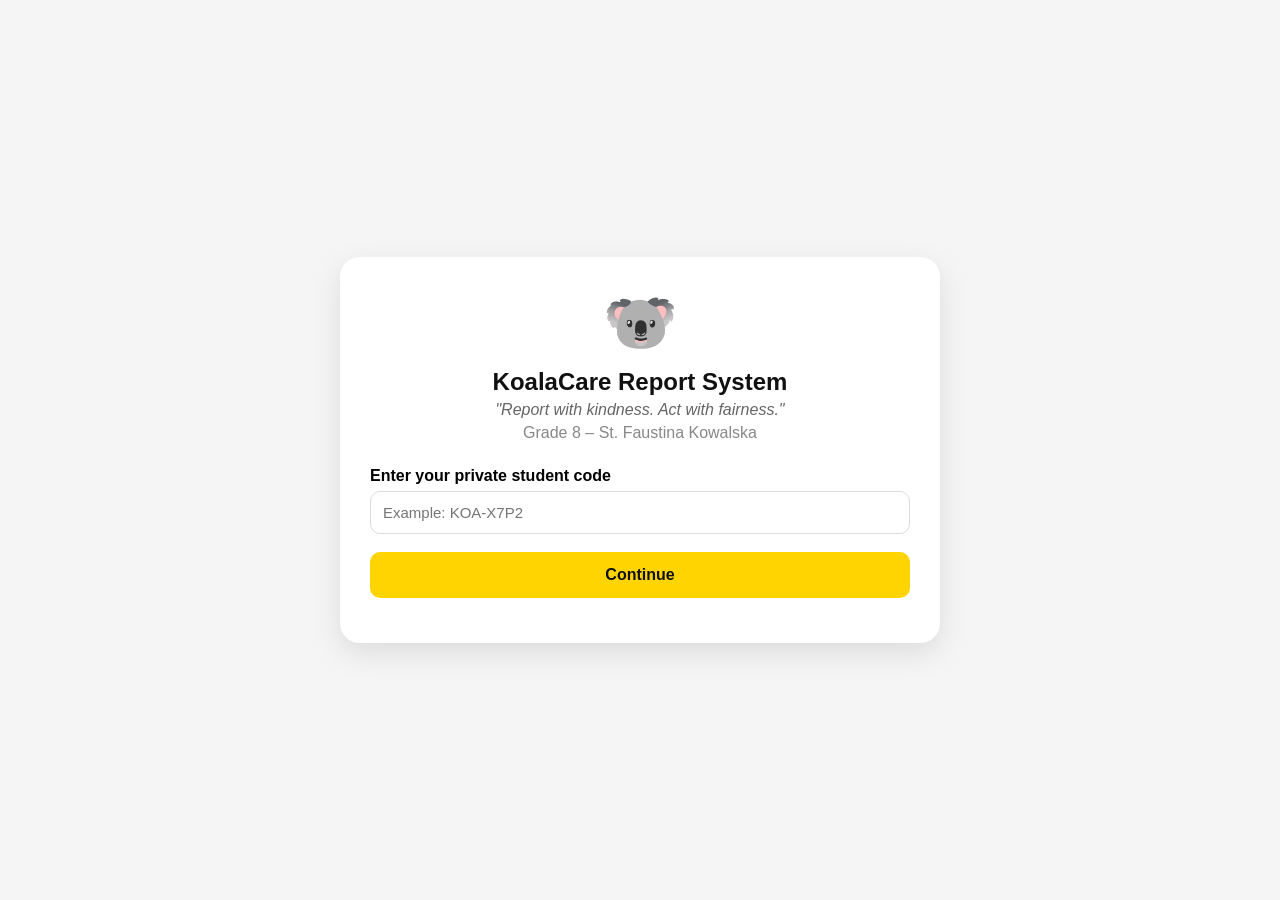
<file: index.html>
<!DOCTYPE html>
<html lang="en">
<head>
  <meta charset="UTF-8" />
  <meta name="viewport" content="width=device-width, initial-scale=1.0" />
  <title>KoalaCare Report System</title>

  <link rel="stylesheet" href="style.css" />
  <link rel="manifest" href="manifest.json" />
  <meta name="theme-color" content="#FFD400">
</head>
<script>
  if ("serviceWorker" in navigator) {
    navigator.serviceWorker.register("service-worker.js");
  }
</script>
<script src="script.js"></script>
<body>

  <main class="app">
    <section class="card">
      <div class="logo">🐨</div>

      <h1>KoalaCare Report System</h1>
      <p class="tagline">"Report with kindness. Act with fairness."</p>
      <p class="section-name">Grade 8 – St. Faustina Kowalska</p>

      <div id="loginBox">
        <label for="studentCode">Enter your private student code</label>
        <input type="text" id="studentCode" placeholder="Example: KOA-X7P2" />

        <button onclick="verifyCode()">Continue</button>

        <p id="loginMessage" class="message"></p>
      </div>
		<div id="reportBox" class="hidden">
  <p class="welcome" id="welcomeText"></p>

  <div class="student-actions">
    <button type="button" onclick="showSubmitForm()">📝 Submit Report</button>
    <button type="button" class="secondary-btn my-reports-btn" onclick="loadMyReports()">
	  📬 My Reports <span id="myReportsBadge" class="student-badge hidden">0</span>
	</button>
	
	
  </div>

  <div id="myReportsBox" class="hidden">
    <h2>📬 My Reports</h2>
    <p class="small-note">View the status and teacher response for your submitted reports.</p>
    <div id="myReportsList"></div>
  </div>

  <div id="submitFormBox">
    <label>Incident Date</label>
    <input type="date" id="incidentDate" />

    <label>Incident Time</label>
    <input type="time" id="incidentTime" />

    <label>Area / Location</label>
    <select id="area">
      <option value="">Select area</option>
      <option>Classroom</option>
      <option>Hallway</option>
      <option>Stairway</option>
      <option>Comfort Room</option>
      <option>Canteen</option>
      <option>Computer Laboratory</option>
      <option>Library</option>
      <option>School Grounds</option>
      <option>Chapel</option>
      <option>Gymnasium</option>
      <option>Other</option>
    </select>

    <label>Person/s Involved</label>
    <input type="text" id="personInvolved" placeholder="Name/s of person involved" />

    <label>Witness/es</label>
    <input type="text" id="witnesses" placeholder="Optional" />

    <label>Category</label>
    <select id="category">
      <option value="">Select category</option>
      <option>Behavior Concern</option>
      <option>Bullying Concern</option>
      <option>Disrespect</option>
      <option>Classroom Property</option>
      <option>Safety Concern</option>
      <option>Cleanliness Concern</option>
      <option>Academic Concern</option>
      <option>Lost and Found</option>
      <option>Kindness Report</option>
      <option>Other</option>
    </select>

    <label>Urgency</label>
    <select id="urgency">
      <option>Normal</option>
      <option>Important</option>
      <option>Urgent</option>
    </select>

    <label>Report Details</label>
    <textarea id="description" rows="5" placeholder="Write what happened clearly and honestly."></textarea>

    <label>Evidence Link</label>
    <input type="url" id="evidenceLink" placeholder="Optional Google Drive link" />

    <button type="button" onclick="submitReport()">Submit Report</button>
    <button type="button" class="secondary" onclick="logout()">Use another code</button>

    <p id="reportMessage" class="message"></p>
  </div>
</div>
      
    </section>
  </main>

  <script src="./script.js"></script>
</body>
</html>
</file>
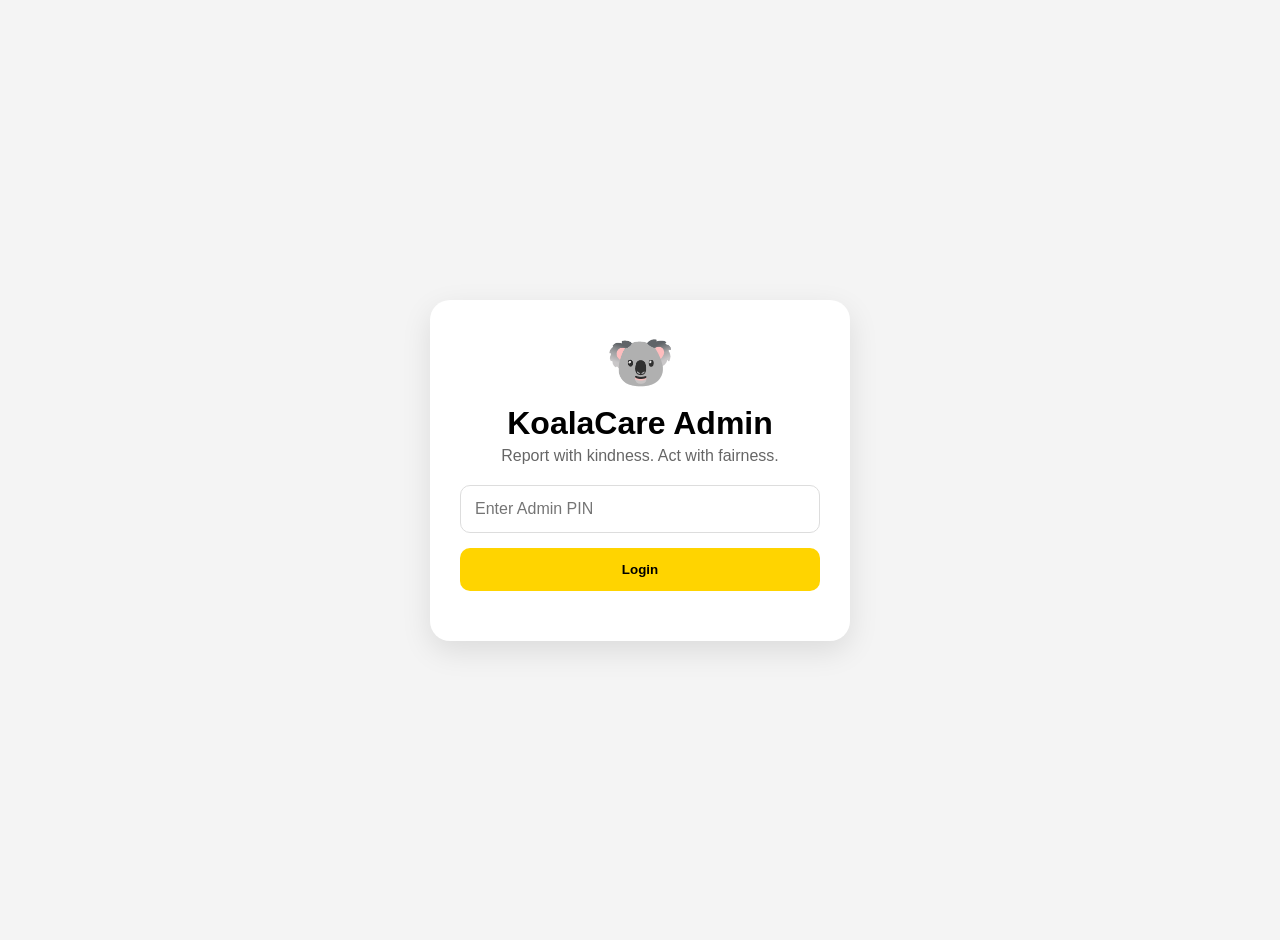
<file: admin.html>
<!DOCTYPE html>
<html lang="en">
<head>
  <meta charset="UTF-8">
  <meta name="viewport" content="width=device-width, initial-scale=1.0">

  <title>KoalaCare Admin Dashboard</title>

  <link rel="stylesheet" href="admin.css?v=12">
</head>

<body>

  <div id="pinScreen" class="pin-screen">
    <div class="pin-card">
      <div class="logo">🐨</div>
      <h1>KoalaCare Admin</h1>
      <p>Report with kindness. Act with fairness.</p>

      <input type="password" id="adminPin" placeholder="Enter Admin PIN">
      <button onclick="loginAdmin()">Login</button>

      <p id="pinMessage" class="message"></p>
    </div>
  </div>

  <div id="adminDashboard" class="container hidden">

    <header>
      <h1>🐨 KoalaCare Report System</h1>
      <p>Report with kindness. Act with fairness.</p>

      <div id="notificationBadge" class="notification-badge hidden">
        🔔 New Report Received
      </div>
    </header>

    <div class="stats">
      <div class="card">
        <h3 id="totalReports">0</h3>
        <span>Total Reports</span>
      </div>

      <div class="card">
        <h3 id="newReports">0</h3>
        <span>New</span>
      </div>

      <div class="card">
        <h3 id="urgentReports">0</h3>
        <span>Urgent</span>
      </div>
    </div>

    <div class="filters">
      <input 
        type="text" 
        id="searchBox" 
        placeholder="Search report, reporter, person, area..." 
        onkeyup="renderReports()"
      >

      <select id="statusFilter" onchange="renderReports()">
        <option value="">All Status</option>
        <option>New</option>
        <option>Under Review</option>
        <option>Resolved</option>
        <option>Archived</option>
      </select>

      <select id="categoryFilter" onchange="renderReports()">
        <option value="">All Categories</option>
        <option>Behavior Concern</option>
        <option>Bullying Concern</option>
        <option>Disrespect</option>
        <option>Classroom Property</option>
        <option>Safety Concern</option>
        <option>Cleanliness Concern</option>
        <option>Academic Concern</option>
        <option>Lost and Found</option>
        <option>Kindness Report</option>
        <option>Other</option>
      </select>

      <select id="sortFilter" onchange="renderReports()">
        <option value="newest">Newest First</option>
        <option value="oldest">Oldest First</option>
        <option value="urgency">Urgency First</option>
        <option value="status">Status Priority</option>
        <option value="needsResponse">Needs Response First</option>
        <option value="category">Category A-Z</option>
        <option value="area">Area A-Z</option>
      </select>
    </div>

    <div id="reportsContainer"></div>
  </div>

  <div id="reportModal" class="modal">
    <div class="modal-content">
      <button class="modal-close" onclick="closeReportModal()">×</button>
      <div id="modalBody"></div>
    </div>
  </div>

  <script src="admin.js?v=13"></script>
</body>
</html>
</file>
<file: style.css>
*{
    margin:0;
    padding:0;
    box-sizing:border-box;
    font-family: "Segoe UI", sans-serif;
}

body{
    background:#f5f5f5;
    min-height:100vh;
    display:flex;
    justify-content:center;
    align-items:center;
    padding:20px;
}

.app{
    width:100%;
    max-width:600px;
}

.card{
    background:#ffffff;
    border-radius:20px;
    padding:30px;
    box-shadow:0 10px 30px rgba(0,0,0,0.1);
}

.logo{
    font-size:60px;
    text-align:center;
    margin-bottom:10px;
}

h1{
    text-align:center;
    color:#111;
    margin-bottom:5px;
}

.tagline{
    text-align:center;
    color:#666;
    font-style:italic;
    margin-bottom:5px;
}

.section-name{
    text-align:center;
    color:#888;
    margin-bottom:25px;
}

label{
    display:block;
    margin-top:15px;
    margin-bottom:6px;
    font-weight:600;
}

input,
select,
textarea{
    width:100%;
    padding:12px;
    border:1px solid #ddd;
    border-radius:10px;
    font-size:15px;
}

textarea{
    resize:vertical;
}

button{
    width:100%;
    padding:14px;
    margin-top:18px;
    border:none;
    border-radius:10px;
    cursor:pointer;
    font-size:16px;
    font-weight:600;
    background:#FFD400;
    color:#111;
}

button:hover{
    opacity:0.9;
}

.secondary{
    background:#222;
    color:white;
}

.message{
    margin-top:15px;
    text-align:center;
    font-weight:600;
}

.welcome{
    background:#fff9d6;
    border-left:5px solid #FFD400;
    padding:12px;
    border-radius:8px;
    margin-bottom:15px;
}

.hidden{
    display:none;
}

@media(max-width:600px){

    body{
        padding:10px;
    }

    .card{
        padding:20px;
    }

    h1{
        font-size:24px;
    }

    button{
        padding:15px;
    }

}

.student-actions{
    display:flex;
    gap:10px;
    margin:15px 0 20px;
}

.student-actions button{
    flex:1;
}

.secondary-btn{
    background:#111;
}

.secondary-btn:hover{
    background:#333;
}

#myReportsList{
    display:flex;
    flex-direction:column;
    gap:12px;
    margin-top:15px;
}

.my-report-card{
    background:#fff;
    border-radius:14px;
    padding:15px;
    box-shadow:0 3px 10px rgba(0,0,0,.08);
    border-left:5px solid #FFD400;
}

.small-note{
    color:#666;
    font-size:14px;
}

.secondary{
    background:#555;
}

.secondary:hover{
    background:#333;
}
.student-actions{
    display:flex;
    gap:10px;
    margin:15px 0 20px;
}

.student-actions button{
    flex:1;
}

.secondary-btn{
    background:#111;
    color:white;
}

.secondary-btn:hover{
    background:#333;
}

.small-note{
    color:#666;
    font-size:14px;
    text-align:center;
    margin-bottom:15px;
}

#myReportsBox h2{
    text-align:center;
    margin-bottom:5px;
}

#myReportsList{
    display:flex;
    flex-direction:column;
    gap:12px;
    margin-top:15px;
}

.my-report-card{
    background:#fffef5;
    border-radius:14px;
    padding:15px;
    box-shadow:0 3px 10px rgba(0,0,0,.08);
    border-left:5px solid #FFD400;
}

.my-report-header{
    display:flex;
    justify-content:space-between;
    align-items:center;
    gap:10px;
    margin-bottom:10px;
}

.my-status{
    background:#FFD400;
    color:#111;
    padding:5px 10px;
    border-radius:999px;
    font-size:12px;
    font-weight:800;
}

.teacher-response{
    background:white;
    border-radius:10px;
    padding:12px;
    margin-top:12px;
    border:1px solid #eee;
}

.teacher-response p{
    margin-top:5px;
    color:#333;
}

@media(max-width:600px){
    .student-actions{
        flex-direction:column;
    }

    .my-report-header{
        align-items:flex-start;
        flex-direction:column;
    }
}
.message button{
    margin-top:10px;
    background:#111;
    color:white;
}

.message button:hover{
    background:#FFD400;
    color:#111;
}

.student-badge{
    background:#ff4d4f;
    color:white;
    padding:3px 8px;
    border-radius:999px;
    font-size:12px;
    font-weight:800;
    margin-left:5px;
}

.new-response{
    display:inline-block;
    background:#ff4d4f;
    color:white;
    padding:5px 10px;
    border-radius:999px;
    font-size:12px;
    font-weight:800;
    margin-top:8px;
}

.my-reports-btn{
    position:relative;
}
</file>
<file: admin.css>
*{
    margin:0;
    padding:0;
    box-sizing:border-box;
    font-family:"Segoe UI",sans-serif;
}

body{
    background:#f4f4f4;
    padding:20px;
}

.container{
    max-width:1400px;
    margin:auto;
}

header{
    background:#FFD400;
    color:#111;
    padding:25px;
    border-radius:15px;
    margin-bottom:20px;
}

header h1{
    margin-bottom:5px;
}

header p{
    opacity:.8;
}

.stats{
    display:grid;
    grid-template-columns:repeat(auto-fit,minmax(180px,1fr));
    gap:15px;
    margin-bottom:20px;
}

.card{
    background:white;
    border-radius:15px;
    padding:20px;
    text-align:center;
    box-shadow:0 3px 10px rgba(0,0,0,.08);
}

.card h3{
    font-size:32px;
    color:#111;
}

.card span{
    color:#666;
}

.filters{
    display:grid;
    grid-template-columns:2fr 1fr 1fr;
    gap:10px;
    margin-bottom:20px;
}

.filters input,
.filters select{
    padding:12px;
    border:1px solid #ddd;
    border-radius:10px;
}

.report-card{
    background:white;
    border-radius:15px;
    padding:20px;
    margin-bottom:15px;
    box-shadow:0 3px 10px rgba(0,0,0,.08);
}

.report-header{
    display:flex;
    justify-content:space-between;
    align-items:center;
    margin-bottom:15px;
    flex-wrap:wrap;
}

.report-id{
    font-weight:bold;
    color:#111;
}

.status{
    padding:5px 12px;
    border-radius:20px;
    font-size:13px;
    font-weight:600;
}

.status-new{
    background:#fff2b3;
}

.status-review{
    background:#cfe8ff;
}

.status-resolved{
    background:#d8f5d2;
}

.status-archived{
    background:#e6e6e6;
}

.report-grid{
    display:grid;
    grid-template-columns:repeat(auto-fit,minmax(250px,1fr));
    gap:10px;
    margin-bottom:15px;
}

.label{
    font-size:12px;
    color:#777;
}

.value{
    font-weight:600;
    color:#111;
}

.description{
    background:#fafafa;
    padding:15px;
    border-radius:10px;
    margin-top:10px;
}

.urgency-normal{
    color:#2e7d32;
    font-weight:700;
}

.urgency-important{
    color:#ef6c00;
    font-weight:700;
}

.urgency-urgent{
    color:#c62828;
    font-weight:700;
}

.no-reports{
    background:white;
    padding:30px;
    border-radius:15px;
    text-align:center;
    color:#777;
}

@media(max-width:768px){

    .filters{
        grid-template-columns:1fr;
    }

    .report-header{
        flex-direction:column;
        align-items:flex-start;
        gap:10px;
    }

}
.pin-screen{
    min-height:100vh;
    display:flex;
    justify-content:center;
    align-items:center;
    padding:20px;
}

.pin-card{
    background:white;
    width:100%;
    max-width:420px;
    padding:30px;
    border-radius:20px;
    box-shadow:0 10px 30px rgba(0,0,0,.1);
    text-align:center;
}

.logo{
    font-size:55px;
    margin-bottom:10px;
}

.pin-card h1{
    margin-bottom:5px;
}

.pin-card p{
    color:#666;
    margin-bottom:20px;
}

.pin-card input{
    width:100%;
    padding:14px;
    border:1px solid #ddd;
    border-radius:10px;
    margin-bottom:15px;
    font-size:16px;
}

.pin-card button{
    width:100%;
    padding:14px;
    border:none;
    border-radius:10px;
    background:#FFD400;
    font-weight:700;
    cursor:pointer;
}

.message{
    margin-top:15px;
    font-weight:600;
}

.hidden{
    display:none;
}
.admin-controls{
    margin-top:15px;
    background:#fff9d6;
    padding:15px;
    border-radius:12px;
    border-left:5px solid #FFD400;
}

.admin-controls select,
.admin-controls textarea{
    width:100%;
    padding:10px;
    margin-top:6px;
    margin-bottom:10px;
    border:1px solid #ddd;
    border-radius:10px;
}

.admin-controls button{
    padding:12px;
    border:none;
    border-radius:10px;
    background:#FFD400;
    font-weight:700;
    cursor:pointer;
}
.notification-badge{
    margin-top:15px;
    background:#ff4d4f;
    color:white;
    display:inline-block;
    padding:10px 15px;
    border-radius:999px;
    font-weight:700;
    animation:pulse 1s infinite;
}

@keyframes pulse{
    0%{
        transform:scale(1);
    }

    50%{
        transform:scale(1.05);
    }

    100%{
        transform:scale(1);
    }
}
.modal{
    display:none;
    position:fixed;
    inset:0;
    background:rgba(0,0,0,.55);
    justify-content:center;
    align-items:center;
    padding:20px;
    z-index:9999;
}

.modal.active{
    display:flex;
}

.modal-content{
    background:#ffffff;
border-top:6px solid #FFD400;
box-shadow:0 20px 50px rgba(0,0,0,.25);
    width:100%;
    max-width:850px;
    max-height:90vh;
    overflow-y:auto;
    border-radius:20px;
    padding:25px;
    position:relative;
}

.modal-close{
    position:absolute;
    top:18px;
    right:18px;
    border:none;
    background:#111;
    color:white;
    width:42px;
    height:42px;
    border-radius:50%;
    font-size:24px;
    font-weight:800;
    cursor:pointer;
    display:flex;
    align-items:center;
    justify-content:center;
    box-shadow:0 4px 14px rgba(0,0,0,.3);
    transition:.2s;
    z-index:20;
}

.modal-close:hover{
    background:#FFD400;
    color:#111;
    transform:scale(1.08);
}

.report-card{
    cursor:pointer;
    transition:.25s;
    border:2px solid transparent;
}

.report-card:hover{
    transform:translateY(-4px);
    border-color:#FFD400;
    box-shadow:0 8px 20px rgba(0,0,0,.15);
}

.report-card:active{
    transform:scale(.98);
}

.modal-banner{
   background:#FFD400;
    color:#111;
    padding:14px 70px 14px 18px;
    border-radius:12px;
    font-weight:800;
    margin-bottom:22px;
    text-align:center;
    font-size:16px;
}
.modal-content{
    background:white;
    width:100%;
    max-width:900px;
    max-height:95vh;
    overflow-y:auto;
    border-radius:22px;
    padding:28px;
    position:relative;
    border-top:7px solid #FFD400;
    box-shadow:0 25px 60px rgba(0,0,0,.3);
}

.modal-title{
    font-size:28px;
    margin-bottom:4px;
}

.modal-grid{
    display:grid;
    grid-template-columns:repeat(3, 1fr);
    gap:16px;
    margin:20px 0;
}

.modal-section{
    background:#f8f8f8;
    padding:14px 16px;
    border-radius:12px;
    margin-top:12px;
}

.modal-section p{
    margin-top:5px;
    font-weight:600;
}

.admin-controls{
    margin-top:20px;
}
.admin-controls textarea{
    min-height:70px;
    max-height:90px;
}
@media(max-width:768px){
    .modal-grid{
        grid-template-columns:1fr;
    }

    .modal-content{
        max-height:92vh;
        padding:22px;
    }
}

.admin-controls button{
    margin-top:12px;
    background:#111;
    color:#fff;
    border:none;
    padding:13px 18px;
    border-radius:12px;
    font-weight:800;
    cursor:pointer;
    transition:.2s;
}

.admin-controls button:hover{
    background:#FFD400;
    color:#111;
    transform:translateY(-2px);
    box-shadow:0 6px 14px rgba(0,0,0,.18);
}

.admin-controls button:active{
    transform:scale(.97);
}

@media(max-width:768px){

    body{
        padding:10px;
    }

    .modal{
        padding:8px;
        align-items:flex-start;
    }

    .modal-content{
        width:100%;
        max-height:96vh;
        padding:18px;
        border-radius:16px;
        margin-top:10px;
    }

    .modal-banner{
        padding:12px 55px 12px 12px;
        font-size:14px;
        text-align:left;
    }

    .modal-close{
        top:14px;
        right:14px;
        width:38px;
        height:38px;
        font-size:22px;
    }

    .modal-title{
        font-size:24px;
    }

    .modal-grid{
        grid-template-columns:1fr;
        gap:10px;
    }

    .modal-section{
        padding:12px;
    }

    .admin-controls{
        padding:12px;
    }

    .admin-controls button{
        width:100%;
        padding:14px;
    }
}

/* MOBILE ADMIN MODAL FIX */
@media(max-width:768px){

    .modal{
        padding:8px;
        align-items:flex-start;
    }

    .modal-content{
        width:100%;
        max-width:100%;
        max-height:96vh;
        margin-top:8px;
        padding:18px;
        border-radius:18px;
    }

    .modal-banner{
        font-size:14px;
        padding:12px 52px 12px 14px;
        border-radius:12px;
        text-align:left;
        margin-bottom:18px;
    }

    .modal-close{
        top:14px;
        right:14px;
        width:38px;
        height:38px;
        font-size:22px;
        z-index:30;
    }

    .modal-title{
        font-size:26px;
        line-height:1.1;
        margin-bottom:6px;
    }

    .modal-grid{
        display:grid;
        grid-template-columns:1fr 1fr;
        gap:10px;
        margin-top:18px;
        margin-bottom:16px;
    }

    .modal-grid > div{
        background:#f8f8f8;
        padding:11px;
        border-radius:12px;
    }

    .modal-grid .label{
        font-size:11px;
        color:#666;
    }

    .modal-grid .value{
        font-size:14px;
        word-break:break-word;
    }

    .modal-section{
        padding:13px;
        border-radius:13px;
        margin-top:10px;
    }

    .modal-section p{
        font-size:15px;
        line-height:1.4;
    }

    .admin-controls{
        margin-top:16px;
        padding:14px;
        border-radius:14px;
    }

    .admin-controls select,
    .admin-controls textarea{
        font-size:15px;
        padding:12px;
    }

    .admin-controls button{
        width:100%;
        padding:14px;
        font-size:15px;
        border-radius:12px;
    }
}

/* BETTER MOBILE ADMIN RESPONSIVE FIX */
@media(max-width:768px){

    body{
        padding:8px;
    }

    .container{
        width:100%;
        max-width:100%;
    }

    header{
        text-align:center;
        padding:18px;
        border-radius:16px;
    }

    header h1{
        font-size:24px;
        line-height:1.15;
    }

    header p{
        font-size:14px;
    }

    /* Cards like Total Reports, New, Urgent, Kindness Report */
    .stats{
        grid-template-columns:1fr;
        justify-items:center;
        gap:12px;
    }

    .stats .card,
    .card{
        width:100%;
        max-width:360px;
        margin-inline:auto;
    }

    /* If Kindness Report card/button appears on side, center it on mobile */
    .kindness-card,
    .kindness-report,
    .kindness-filter{
        width:100%;
        max-width:360px;
        margin:0 auto 12px auto;
        text-align:center;
    }

    .filters{
        grid-template-columns:1fr;
        gap:10px;
    }

    .filters input,
    .filters select{
        width:100%;
        font-size:15px;
    }

    /* Modal should look like real centered popup */
    .modal{
        position:fixed;
        inset:0;
        padding:12px;
        display:none;
        justify-content:center;
        align-items:center;
        background:rgba(0,0,0,.62);
        z-index:9999;
    }

    .modal.active{
        display:flex;
    }

    .modal-content{
        width:100%;
        max-width:430px;
        max-height:88vh;
        margin:0 auto;
        overflow-y:auto;
        border-radius:22px;
        padding:18px;
        background:#fff;
        box-shadow:0 20px 50px rgba(0,0,0,.35);
        border-top:6px solid #FFD400;
        position:relative;
    }

    .modal-banner{
        text-align:center;
        font-size:14px;
        font-weight:800;
        padding:12px 48px 12px 14px;
        border-radius:14px;
        margin-bottom:18px;
        line-height:1.25;
    }

    .modal-close{
        position:absolute;
        top:14px;
        right:14px;
        width:36px;
        height:36px;
        border-radius:50%;
        border:none;
        background:#111;
        color:#fff;
        font-size:22px;
        font-weight:900;
        display:flex;
        align-items:center;
        justify-content:center;
        cursor:pointer;
        z-index:50;
        box-shadow:0 4px 12px rgba(0,0,0,.35);
    }

    .modal-close:hover,
    .modal-close:active{
        background:#FFD400;
        color:#111;
        transform:scale(.96);
    }

    .modal-title{
        font-size:25px;
        line-height:1.1;
        margin-bottom:6px;
    }

    .modal-grid{
        grid-template-columns:1fr 1fr;
        gap:10px;
        margin:16px 0;
    }

    .modal-grid > div{
        background:#f8f8f8;
        padding:11px;
        border-radius:13px;
    }

    .modal-grid .label{
        font-size:11px;
        color:#666;
    }

    .modal-grid .value{
        font-size:14px;
        word-break:break-word;
    }

    .modal-section{
        padding:13px;
        border-radius:14px;
        margin-top:10px;
    }

    .modal-section p{
        font-size:15px;
        line-height:1.45;
    }

    .admin-controls{
        margin-top:14px;
        padding:14px;
        border-radius:15px;
    }

    .admin-controls select,
    .admin-controls textarea{
        width:100%;
        font-size:15px;
        padding:12px;
        border-radius:12px;
    }

    .admin-controls textarea{
        min-height:90px;
    }

    .admin-controls button{
        width:100%;
        padding:14px;
        font-size:15px;
        border-radius:13px;
        margin-top:12px;
    }
}
/* FIX STATUS CARD INSIDE MOBILE MODAL */
@media(max-width:768px){

    .modal-grid > div:first-child{
        display:flex !important;
        flex-direction:column !important;
        align-items:center !important;
        justify-content:center !important;
        text-align:center !important;
        min-height:74px !important;
        padding:10px !important;
    }

    .modal-grid > div:first-child .label{
        font-size:11px !important;
        margin-bottom:6px !important;
        width:100% !important;
        text-align:center !important;
    }

    .modal-grid > div:first-child .value{
        display:flex !important;
        justify-content:center !important;
        align-items:center !important;
        width:100% !important;
    }

    .modal-grid > div:first-child .status{
        display:inline-flex !important;
        align-items:center !important;
        justify-content:center !important;
        padding:7px 14px !important;
        border-radius:999px !important;
        font-size:13px !important;
        font-weight:900 !important;
        min-width:70px !important;
        line-height:1 !important;
        text-align:center !important;
    }
}
/* FINAL ADMIN MOBILE MODAL - CLEAN CENTERED POPUP */
@media(max-width:768px){

    .modal{
        position:fixed !important;
        inset:0 !important;
        width:100vw !important;
        height:100dvh !important;
        background:rgba(0,0,0,.70) !important;
        display:none !important;
        z-index:999999 !important;
        overflow:hidden !important;
        padding:0 !important;
    }

    .modal.active{
        display:block !important;
    }

    .modal-content{
        position:fixed !important;
        left:50% !important;
        top:50% !important;
        transform:translate(-50%, -50%) !important;

        width:92vw !important;
        max-width:430px !important;
        max-height:86dvh !important;

        background:#fff !important;
        border-radius:24px !important;
        padding:18px !important;
        overflow-y:auto !important;

        box-shadow:0 24px 70px rgba(0,0,0,.45) !important;
        border-top:7px solid #FFD400 !important;
    }

    .modal-close{
        position:fixed !important;
        top:calc(7dvh + 4px) !important;
        right:calc(4vw + 4px) !important;

        width:42px !important;
        height:42px !important;
        border-radius:50% !important;
        border:3px solid #fff !important;

        background:#111 !important;
        color:#fff !important;
        font-size:25px !important;
        font-weight:900 !important;

        display:flex !important;
        align-items:center !important;
        justify-content:center !important;

        z-index:1000000 !important;
        box-shadow:0 5px 18px rgba(0,0,0,.45) !important;
    }

    .modal-close:active{
        background:#FFD400 !important;
        color:#111 !important;
        transform:scale(.94) !important;
    }

    .modal-banner{
        width:100% !important;
        background:#FFD400 !important;
        color:#111 !important;

        padding:13px 52px 13px 16px !important;
        border-radius:16px !important;

        font-size:16px !important;
        font-weight:900 !important;
        line-height:1.25 !important;
        text-align:center !important;

        margin-bottom:18px !important;
        min-height:52px !important;

        display:flex !important;
        align-items:center !important;
        justify-content:center !important;
    }

    .modal-title{
        font-size:30px !important;
        line-height:1.1 !important;
        margin:8px 0 6px !important;
        font-weight:900 !important;
    }

    .modal-title + p{
        font-size:16px !important;
        line-height:1.4 !important;
        margin-bottom:18px !important;
        color:#666 !important;
    }

    .modal-grid{
        display:grid !important;
        grid-template-columns:1fr 1fr !important;
        gap:10px !important;
        margin:14px 0 16px !important;
    }

    .modal-grid > div{
        background:#f7f7f7 !important;
        border-radius:16px !important;
        padding:12px !important;
        min-height:86px !important;
        display:flex !important;
        flex-direction:column !important;
        justify-content:center !important;
    }

    .modal-grid .label{
        font-size:12px !important;
        color:#777 !important;
        margin-bottom:6px !important;
        line-height:1.1 !important;
    }

    .modal-grid .value{
        font-size:15px !important;
        font-weight:900 !important;
        color:#111 !important;
        line-height:1.25 !important;
        word-break:break-word !important;
    }

    .modal-grid .status{
        width:max-content !important;
        min-width:70px !important;
        padding:7px 14px !important;
        border-radius:999px !important;
        font-size:14px !important;
        font-weight:900 !important;
        line-height:1 !important;
        display:inline-flex !important;
        justify-content:center !important;
        align-items:center !important;
    }

    .status-new{
        background:#FFE86A !important;
        color:#111 !important;
    }

    .status-review{
        background:#CFE8FF !important;
        color:#064B85 !important;
    }

    .status-resolved{
        background:#D8F5D2 !important;
        color:#1B5E20 !important;
    }

    .status-archived{
        background:#E6E6E6 !important;
        color:#111 !important;
    }

    .modal-section{
        background:#f7f7f7 !important;
        border-radius:16px !important;
        padding:15px !important;
        margin-top:10px !important;
    }

    .modal-section .label{
        font-size:13px !important;
        color:#777 !important;
        margin-bottom:6px !important;
    }

    .modal-section p{
        font-size:17px !important;
        font-weight:800 !important;
        line-height:1.35 !important;
        color:#111 !important;
        margin:0 !important;
    }

    .admin-controls{
        margin-top:14px !important;
        background:#fff7cc !important;
        border-left:6px solid #FFD400 !important;
        border-radius:18px !important;
        padding:16px !important;
    }

    .admin-controls .label{
        font-size:14px !important;
        color:#666 !important;
        margin-bottom:7px !important;
    }

    .admin-controls select,
    .admin-controls textarea{
        width:100% !important;
        border-radius:14px !important;
        padding:13px !important;
        font-size:16px !important;
    }

    .admin-controls textarea{
        min-height:110px !important;
    }

    .admin-controls button{
        width:100% !important;
        background:#111 !important;
        color:#fff !important;
        border:none !important;
        border-radius:18px !important;
        padding:16px !important;
        font-size:17px !important;
        font-weight:900 !important;
        margin-top:14px !important;
        box-shadow:0 6px 18px rgba(0,0,0,.22) !important;
    }
}
/* SOFTER MOBILE MODAL TEXT */
@media(max-width:768px){

    .modal-title{
        font-weight:800 !important;
        letter-spacing:-0.5px !important;
    }

    .modal-info-card .value{
        font-weight:650 !important;
        font-size:15px !important;
        line-height:1.3 !important;
    }

    .modal-info-card .status{
        font-weight:700 !important;
        font-size:13px !important;
    }

    .modal-section p{
        font-weight:650 !important;
        font-size:16px !important;
    }

    .modal-banner{
        font-weight:750 !important;
    }

    .admin-controls button{
        font-weight:750 !important;
    }
}
/* CLEAN MOBILE X BUTTON FIX */
@media(max-width:768px){

    .modal-close{
        position:absolute !important;
        top:18px !important;
        right:18px !important;

        width:34px !important;
        height:34px !important;

        border-radius:50% !important;
        border:2px solid rgba(255,255,255,.9) !important;

        background:rgba(17,17,17,.92) !important;
        color:#fff !important;

        font-size:22px !important;
        font-weight:700 !important;
        line-height:1 !important;

        display:flex !important;
        align-items:center !important;
        justify-content:center !important;

        box-shadow:0 4px 12px rgba(0,0,0,.28) !important;
        z-index:100 !important;

        transform:none !important;
    }

    .modal-close:hover,
    .modal-close:active{
        background:#FFD400 !important;
        color:#111 !important;
        border-color:#111 !important;
        transform:scale(.96) !important;
    }

    .modal-banner{
        padding-right:58px !important;
    }
}
/* PUT X BUTTON INSIDE YELLOW MODAL BANNER */
@media(max-width:768px){

    .modal-banner{
        position:relative !important;
        padding:14px 58px 14px 16px !important;
        min-height:56px !important;
        display:flex !important;
        align-items:center !important;
        justify-content:center !important;
    }

    .modal-close{
        position:absolute !important;

        /* aligns button inside yellow banner */
        top:30px !important;
        right:32px !important;

        width:34px !important;
        height:34px !important;

        border-radius:50% !important;
        border:2px solid #FFD400 !important;

        background:#111 !important;
        color:#fff !important;

        font-size:22px !important;
        font-weight:800 !important;

        display:flex !important;
        align-items:center !important;
        justify-content:center !important;

        box-shadow:0 4px 12px rgba(0,0,0,.25) !important;
        z-index:100 !important;
    }

    .modal-close:hover,
    .modal-close:active{
        background:#fff !important;
        color:#111 !important;
        border-color:#111 !important;
        transform:scale(.95) !important;
    }
}
</file>
